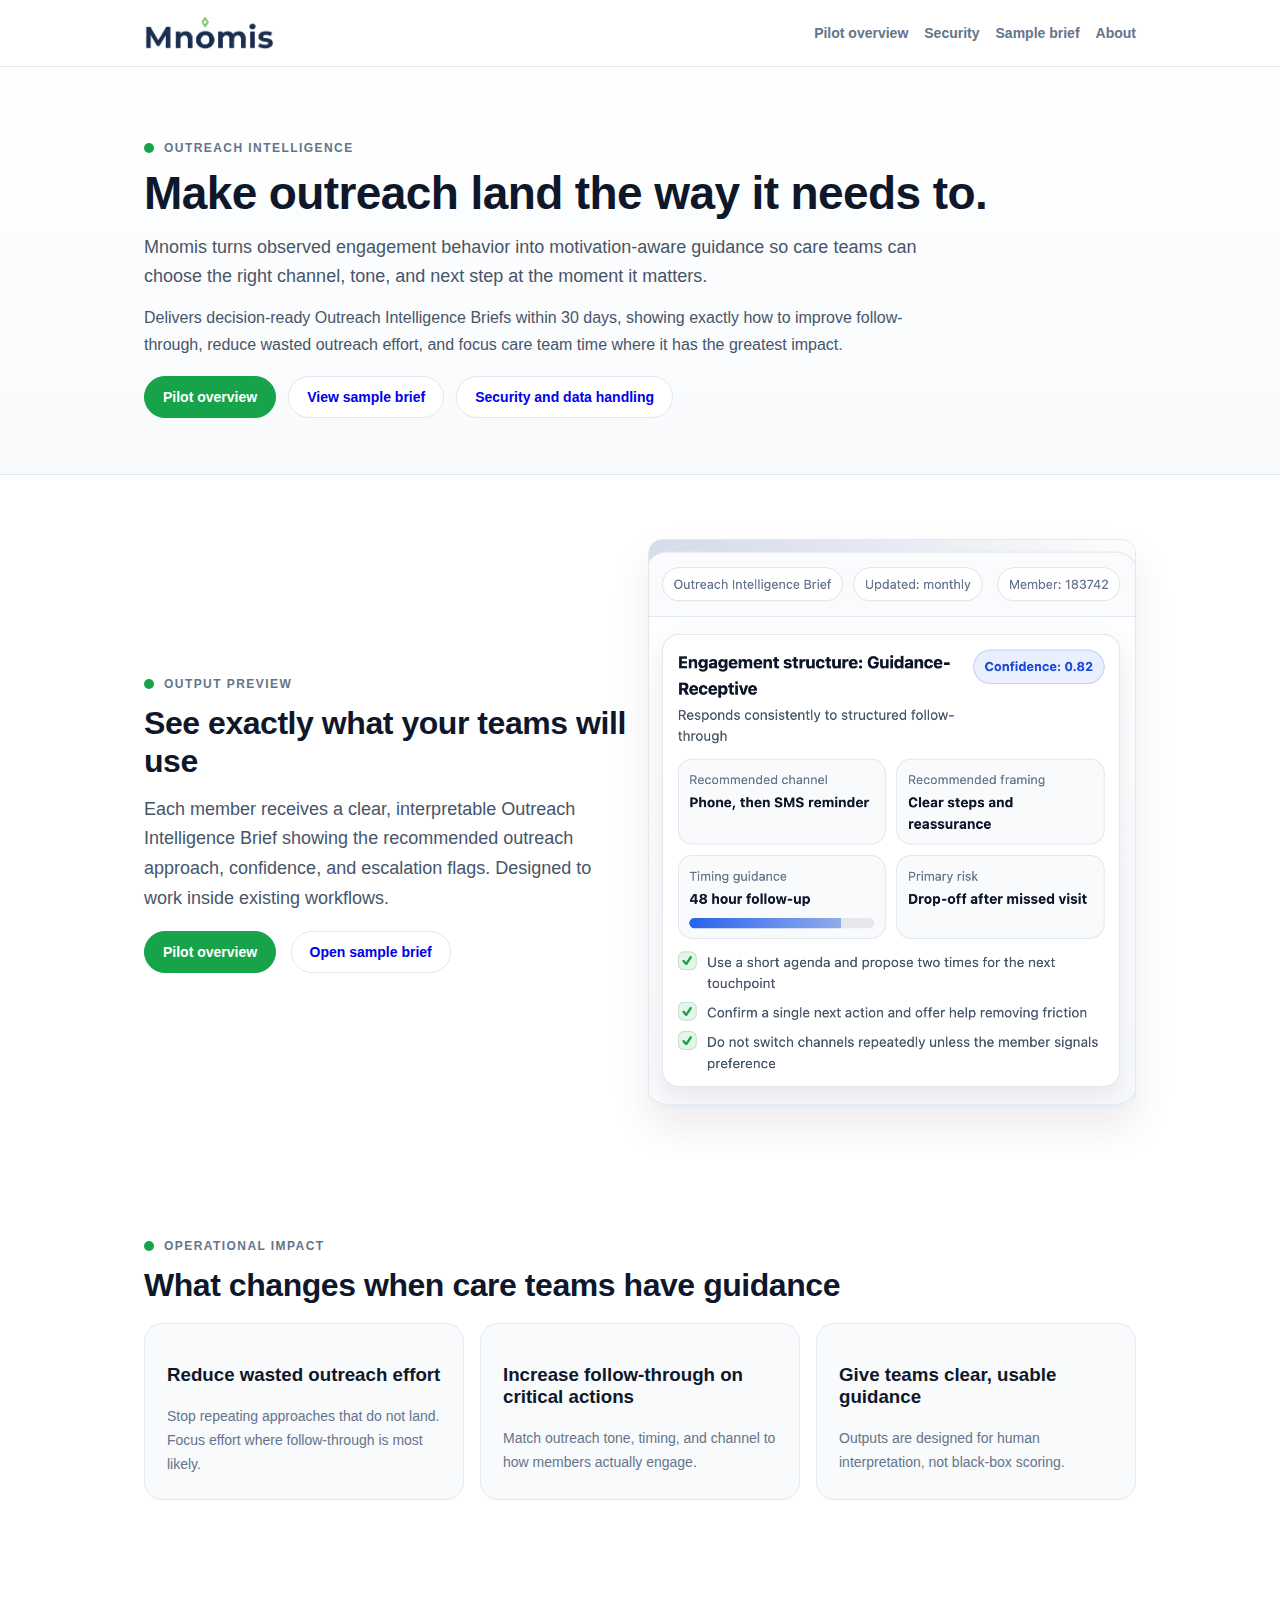
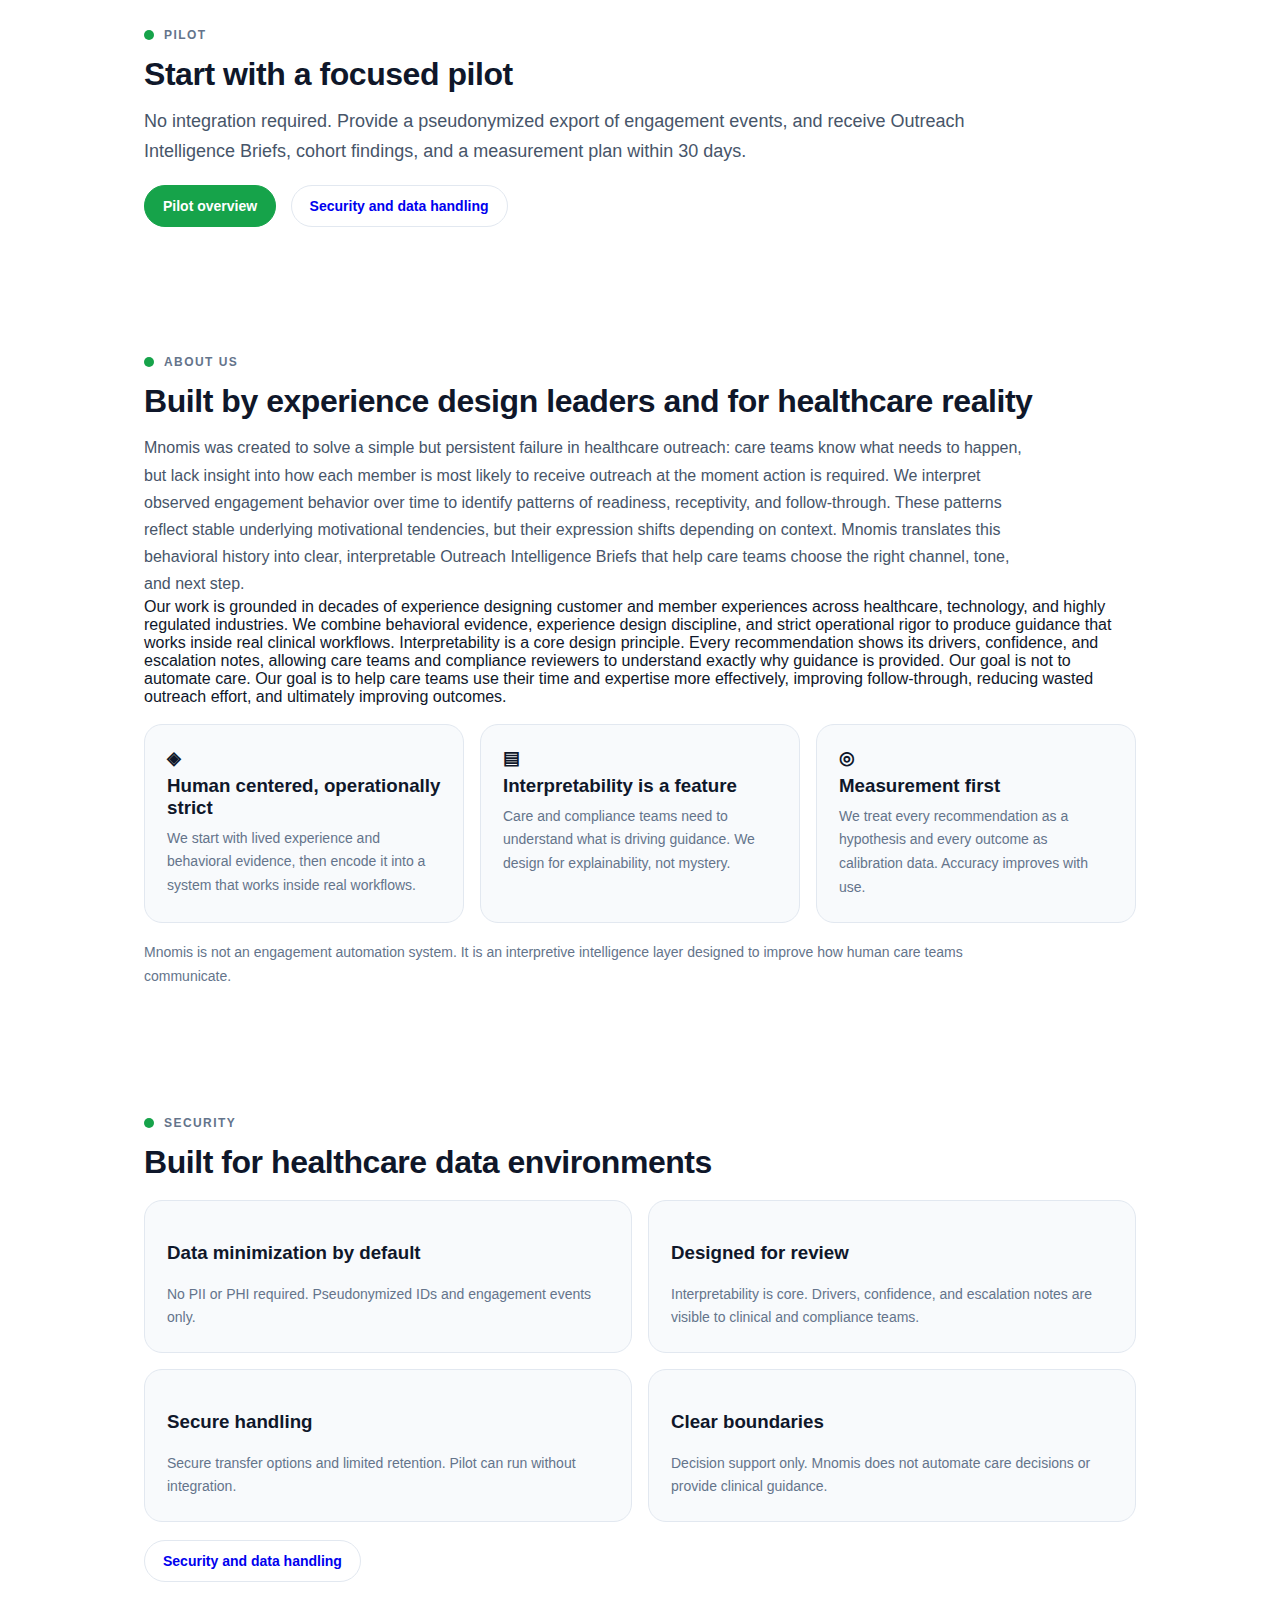
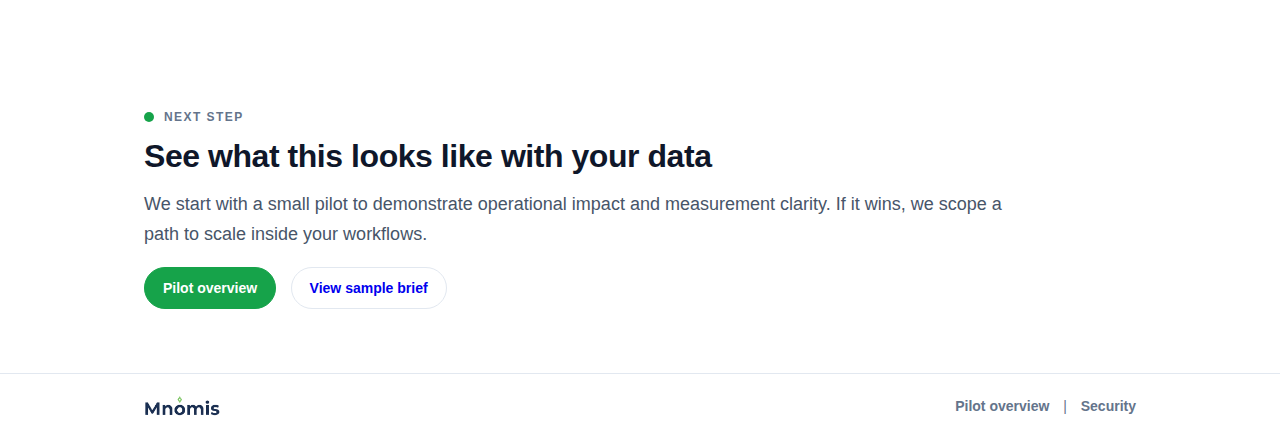
<file: index.html>
<!doctype html>
<html lang="en">
<head>
  <meta charset="utf-8">
  <meta name="viewport" content="width=device-width, initial-scale=1">
  <title>Mnomis | Outreach Intelligence</title>
  <meta name="description" content="Mnomis turns observed engagement behavior into motivation-aware guidance so care teams can choose the right channel, tone, and next step.">
  <link rel="icon" type="image/png" href="./assets/favicon.png">
  <meta property="og:title" content="Mnomis | Outreach Intelligence">
  <meta property="og:description" content="Behavior in. Guidance out. Decision-ready outputs for care teams.">
  <meta property="og:image" content="./assets/output-preview.png">
  <meta property="og:type" content="website">
  <meta name="twitter:card" content="summary_large_image">
  <style>
:root{--bg:#ffffff;--ink:#0f172a;--muted:#475569;--muted2:#64748b;--line:#e2e8f0;--panel:#f8fafc;--accent:#16a34a;--radius:18px;}
*{box-sizing:border-box}html,body{margin:0;padding:0}
body{font-family:-apple-system,BlinkMacSystemFont,"Segoe UI",Inter,Helvetica,Arial,sans-serif;background:var(--bg);color:var(--ink);}
.wrap{max-width:1040px;margin:0 auto;padding:0 24px;}
.topbar{position:sticky;top:0;z-index:50;background:#fff;border-bottom:1px solid var(--line);}
.topbarInner{display:flex;align-items:center;justify-content:space-between;padding:16px 0;gap:18px}
.brand{display:flex;align-items:center;text-decoration:none;gap:12px}
.brand img{flex-shrink:0;height:34px;width:auto;display:block;max-width:260px}
.nav{display:flex;gap:16px;flex-wrap:wrap;justify-content:flex-end;align-items:center}
.nav a{font-size:14px;color:var(--muted2);font-weight:850;text-decoration:none;white-space:nowrap}
.nav a:hover{color:var(--ink)}
.hero{padding:74px 0 56px;border-bottom:1px solid var(--line);background:linear-gradient(to bottom,#ffffff,#f8fafc)}
.kicker{display:flex;align-items:center;gap:10px;color:var(--muted2);font-weight:900;letter-spacing:.12em;font-size:12px;text-transform:uppercase;margin:0 0 14px}
.kdot{width:10px;height:10px;border-radius:999px;background:var(--accent)}
h1{font-size:46px;line-height:1.08;letter-spacing:-.6px;margin:0}
.sub{margin:14px 0 0;color:var(--muted);max-width:820px;font-size:18px;line-height:1.65}
.actions{display:flex;gap:12px;flex-wrap:wrap;margin-top:18px}
.btn{display:inline-flex;align-items:center;justify-content:center;padding:12px 18px;border-radius:999px;border:1px solid var(--line);font-weight:900;font-size:14px;text-decoration:none;background:#fff}
.btnAccent{background:var(--accent);color:#fff;border-color:var(--accent)}
.btnDark{background:var(--ink);color:#fff;border-color:var(--ink)}
.section{padding:64px 0}
h2{font-size:32px;line-height:1.18;letter-spacing:-.45px;margin:0 0 14px}
.grid{display:grid;grid-template-columns:repeat(12,1fr);gap:16px}
.card{background:#fff;border:1px solid var(--line);border-radius:var(--radius);padding:22px}
.cardPanel{background:var(--panel)}
.small{font-size:14px;color:var(--muted2);line-height:1.7;margin:0}
hr.sep{border:none;border-top:1px solid var(--line);margin:14px 0}
.footer{padding:22px 0;border-top:1px solid var(--line);color:var(--muted2);font-size:14px}
.footerInner{display:flex;justify-content:space-between;align-items:center;gap:14px;flex-wrap:wrap}
.footer a{color:var(--muted2);text-decoration:none;font-weight:850}
.footer a:hover{color:var(--ink)}
@media (max-width:760px){
  .topbarInner{flex-direction:column;align-items:flex-start}
  h1{font-size:36px}
  .grid{grid-template-columns:repeat(6,1fr)}
  .card{grid-column:span 6 !important}
}
</style>
</head>
<body>
<div class="topbar">
  <div class="wrap">
    <div class="topbarInner">
      <a class="brand" href="index.html">
        <img src="[data-uri]" data-src="./assets/logo.png" alt="Mnomis logo">
      </a>
      <div class="nav">
        <a href="pilot.html">Pilot overview</a>
        <a href="security.html">Security</a>
        <a href="brief.pdf" target="_blank">Sample brief</a>
        <a href="#about">About</a>
      </div>
    </div>
  </div>
</div>

<div class="hero">
  <div class="wrap">
    <div class="kicker"><span class="kdot"></span>Outreach intelligence</div>
    <h1>Make outreach land the way it needs to.</h1>
    <p class="sub">Mnomis turns observed engagement behavior into motivation-aware guidance so care teams can choose the right channel, tone, and next step at the moment it matters.</p>
    <p class="small" style="margin-top:12px;max-width:760px;color:var(--muted);font-size:16px;line-height:1.7;">
      Delivers decision-ready Outreach Intelligence Briefs within 30 days, showing exactly how to improve follow-through, reduce wasted outreach effort, and focus care team time where it has the greatest impact.
    </p>
    <div class="actions">
      <a class="btn btnAccent" href="pilot.html">Pilot overview</a>
      <a class="btn btnGhost" href="brief.pdf" target="_blank">View sample brief</a>
      <a class="btn btnGhost" href="security.html">Security and data handling</a>
    </div>
  </div>
</div>

<div class="section" id="output-preview">
  <div class="wrap">
    <div class="grid" style="align-items:center;">
      <div style="grid-column: span 6;">
        <div class="kicker"><span class="kdot"></span>Output preview</div>
        <h2>See exactly what your teams will use</h2>
        <p class="sub" style="margin-top:8px;max-width:520px;">
          Each member receives a clear, interpretable Outreach Intelligence Brief showing the recommended outreach approach, confidence, and escalation flags. Designed to work inside existing workflows.
        </p>
        <div style="margin-top:18px;">
          <a class="btn btnAccent" href="pilot.html">Pilot overview</a>
          <a class="btn btnGhost" href="brief.pdf" target="_blank" style="margin-left:10px;">Open sample brief</a>
        </div>
      </div>
      <div style="grid-column: span 6; text-align:right;">
        <img src="./assets/output-preview.png" alt="Outreach Intelligence Brief preview"
             style="max-width:520px;width:100%;height:auto;border-radius:14px;border:1px solid #e2e8f0;box-shadow:0 20px 40px rgba(0,0,0,.08);">
      </div>
    </div>
  </div>
</div>

<div class="section" id="value">
  <div class="wrap">
    <div class="kicker"><span class="kdot"></span>Operational impact</div>
    <h2>What changes when care teams have guidance</h2>
    <div class="grid" style="margin-top:18px;">
      <div class="card cardPanel" style="grid-column: span 4;">
        <h3>Reduce wasted outreach effort</h3>
        <p class="small">Stop repeating approaches that do not land. Focus effort where follow-through is most likely.</p>
      </div>
      <div class="card cardPanel" style="grid-column: span 4;">
        <h3>Increase follow-through on critical actions</h3>
        <p class="small">Match outreach tone, timing, and channel to how members actually engage.</p>
      </div>
      <div class="card cardPanel" style="grid-column: span 4;">
        <h3>Give teams clear, usable guidance</h3>
        <p class="small">Outputs are designed for human interpretation, not black-box scoring.</p>
      </div>
    </div>
  </div>
</div>

<div class="section" id="pilot-entry">
  <div class="wrap">
    <div class="kicker"><span class="kdot"></span>Pilot</div>
    <h2>Start with a focused pilot</h2>
    <p class="sub" style="margin-top:8px;max-width:860px;">
      No integration required. Provide a pseudonymized export of engagement events, and receive Outreach Intelligence Briefs, cohort findings, and a measurement plan within 30 days.
    </p>
    <div style="margin-top:18px;">
      <a class="btn btnAccent" href="pilot.html">Pilot overview</a>
      <a class="btn btnGhost" href="security.html" style="margin-left:10px;">Security and data handling</a>
    </div>
  </div>
</div>

<div class="section" id="about">
  <div class="wrap">
    <div class="kicker"><span class="kdot"></span>About us</div>
    <h2> Built by experience design leaders and for healthcare reality</h2>
    <p class="small" style="margin-top:10px;max-width:880px;color:var(--muted);font-size:16px;line-height:1.7;">
Mnomis was created to solve a simple but persistent failure in healthcare outreach: care teams know what needs to happen, but lack insight into how each member is most likely to receive outreach at the moment action is required.
We interpret observed engagement behavior over time to identify patterns of readiness, receptivity, and follow-through. These patterns reflect stable underlying motivational tendencies, but their expression shifts depending on context. Mnomis translates this behavioral history into clear, interpretable Outreach Intelligence Briefs that help care teams choose the right channel, tone, and next step.
</p>
Our work is grounded in decades of experience designing customer and member experiences across healthcare, technology, and highly regulated industries. We combine behavioral evidence, experience design discipline, and strict operational rigor to produce guidance that works inside real clinical workflows. Interpretability is a core design principle. Every recommendation shows its drivers, confidence, and escalation notes, allowing care teams and compliance reviewers to understand exactly why guidance is provided.

Our goal is not to automate care. Our goal is to help care teams use their time and expertise more effectively, improving follow-through, reducing wasted outreach effort, and ultimately improving outcomes.
</p>
<p class="small" style="margin-top:12px;max-width:880px;color:var(--muted);font-size:16px;line-height:1.7;">
</p>

<div class="grid" style="margin-top:18px;">
  <div class="card cardPanel" style="grid-column: span 4;">
    <div style="font-weight:950;font-size:18px;">◈</div>
    <h3 style="margin:6px 0 8px;">Human centered, operationally strict</h3>
    <p class="small">We start with lived experience and behavioral evidence, then encode it into a system that works inside real workflows.</p>
  </div>
  <div class="card cardPanel" style="grid-column: span 4;">
    <div style="font-weight:950;font-size:18px;">▤</div>
    <h3 style="margin:6px 0 8px;">Interpretability is a feature</h3>
    <p class="small">Care and compliance teams need to understand what is driving guidance. We design for explainability, not mystery.</p>
  </div>
  <div class="card cardPanel" style="grid-column: span 4;">
    <div style="font-weight:950;font-size:18px;">◎</div>
    <h3 style="margin:6px 0 8px;">Measurement first</h3>
    <p class="small">We treat every recommendation as a hypothesis and every outcome as calibration data. Accuracy improves with use.</p>
  </div>
</div>

<p class="small" style="margin-top:18px;max-width:900px;">
Mnomis is not an engagement automation system. It is an interpretive intelligence layer designed to improve how human care teams communicate.
</p>
  </div>
</div>

<div class="section" id="security">
  <div class="wrap">
    <div class="kicker"><span class="kdot"></span>Security</div>
    <h2>Built for healthcare data environments</h2>
    <div class="grid" style="margin-top:18px;">
      <div class="card cardPanel" style="grid-column: span 6;">
        <h3>Data minimization by default</h3>
        <p class="small">No PII or PHI required. Pseudonymized IDs and engagement events only.</p>
      </div>
      <div class="card cardPanel" style="grid-column: span 6;">
        <h3>Designed for review</h3>
        <p class="small">Interpretability is core. Drivers, confidence, and escalation notes are visible to clinical and compliance teams.</p>
      </div>
      <div class="card cardPanel" style="grid-column: span 6;">
        <h3>Secure handling</h3>
        <p class="small">Secure transfer options and limited retention. Pilot can run without integration.</p>
      </div>
      <div class="card cardPanel" style="grid-column: span 6;">
        <h3>Clear boundaries</h3>
        <p class="small">Decision support only. Mnomis does not automate care decisions or provide clinical guidance.</p>
      </div>
    </div>
    <div style="margin-top:18px;">
      <a class="btn btnGhost" href="security.html">Security and data handling</a>
    </div>
  </div>
</div>

<div class="section" id="close">
  <div class="wrap">
    <div class="kicker"><span class="kdot"></span>Next step</div>
    <h2>See what this looks like with your data</h2>
    <p class="sub" style="margin-top:8px;max-width:860px;">
      We start with a small pilot to demonstrate operational impact and measurement clarity. If it wins, we scope a path to scale inside your workflows.
    </p>
    <div style="margin-top:18px;">
      <a class="btn btnAccent" href="pilot.html">Pilot overview</a>
      <a class="btn btnGhost" href="brief.pdf" target="_blank" style="margin-left:10px;">View sample brief</a>
    </div>
  </div>
</div>

<div class="footer">
  <div class="wrap">
    <div class="footerInner">
      <div style="display:flex;align-items:center;gap:10px;">
        <img src="./assets/logo.png" alt="Mnomis logo" style="height:20px;width:auto;display:block;">
      </div>
      <div>
        <a href="pilot.html">Pilot overview</a>
        <span style="margin:0 10px;">|</span>
        <a href="security.html">Security</a>
      </div>
    </div>
  </div>
</div>
<script>
(function swapLogo(){
  try{
    document.querySelectorAll('img[data-src]').forEach(function(im){
      var src = im.getAttribute('data-src');
      var test = new Image();
      test.onload = function(){ im.src = src; };
      test.src = src;
    });
  }catch(e){}
})();
</script>
</body>
</html>
</file>
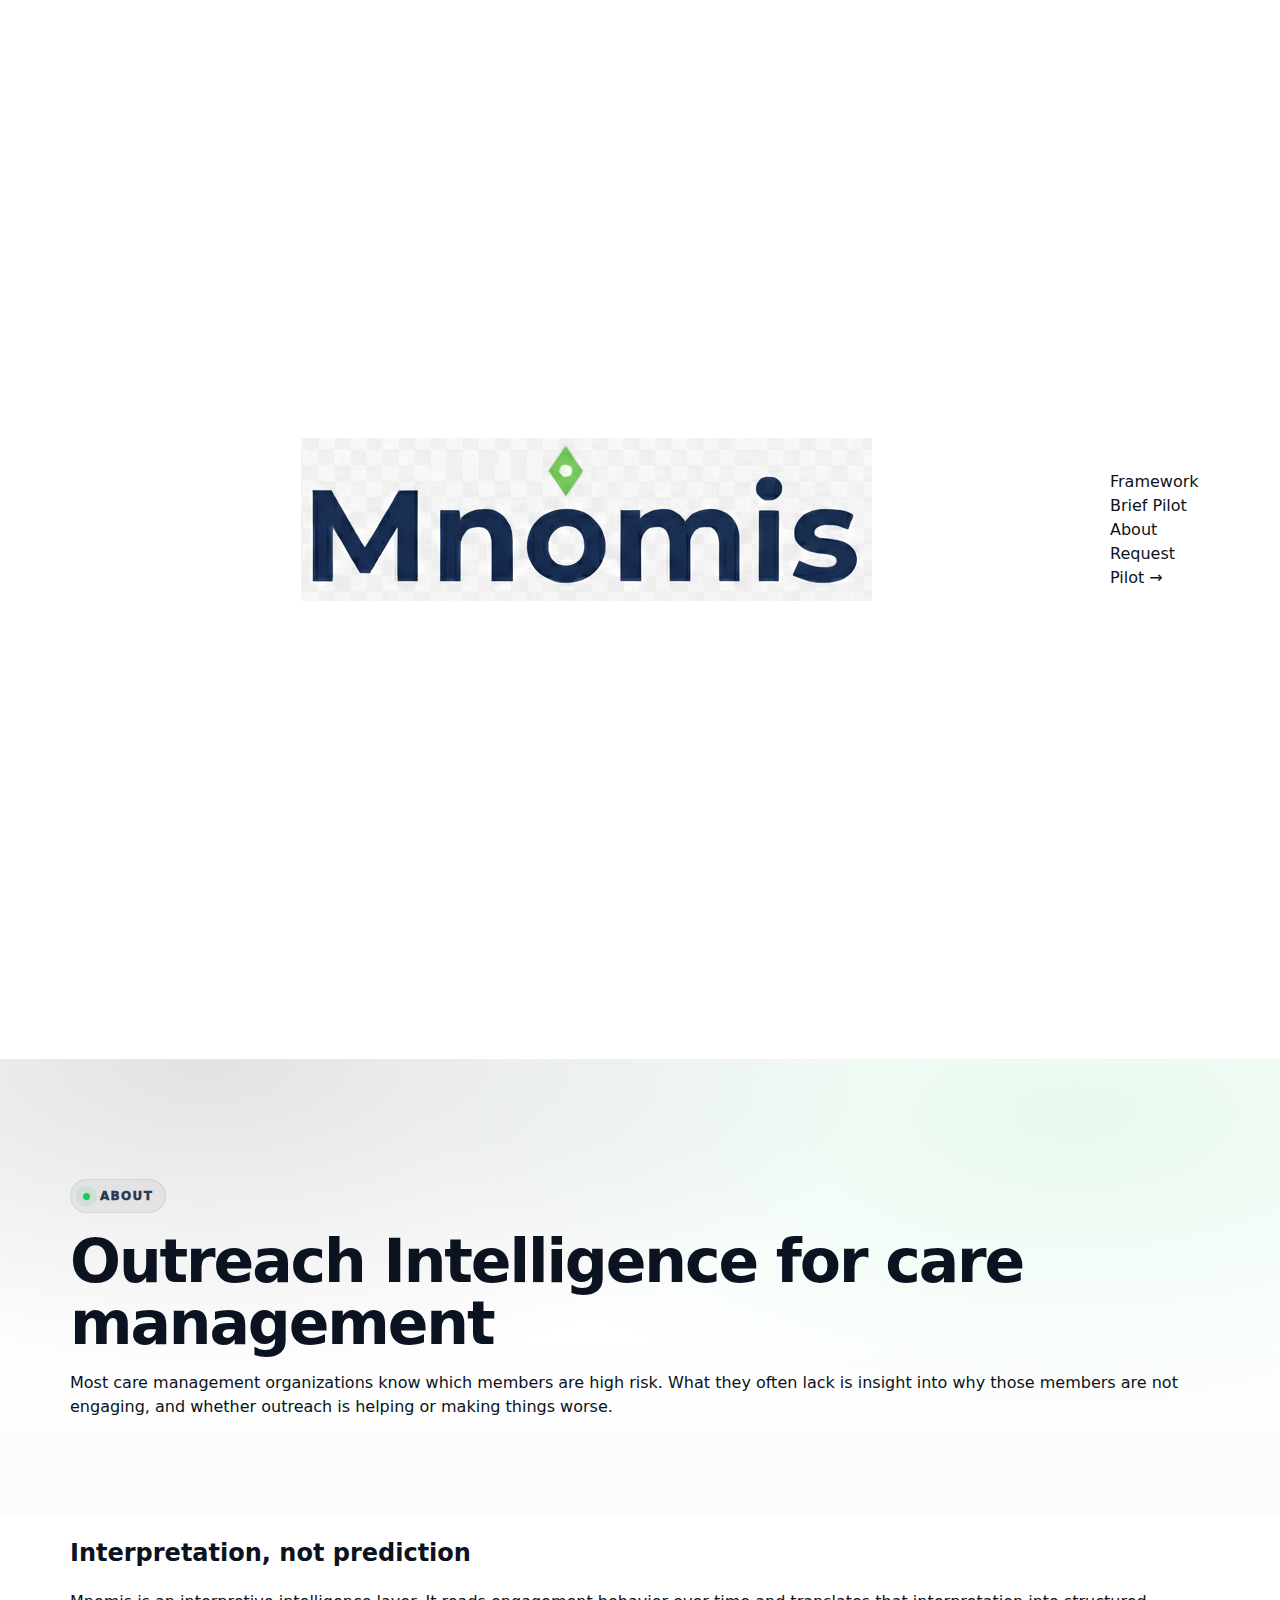
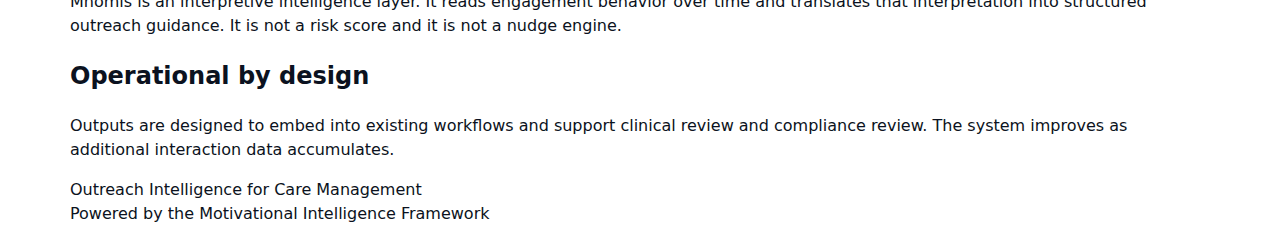
<file: about/index.html>
<!doctype html>
<html lang="en">
<head>
  <meta charset="utf-8">
  <meta name="viewport" content="width=device-width,initial-scale=1">
  <title>About | Mnomis</title>
  <link rel="stylesheet" href="../css/styles.css">
</head>
<body>
<header>
  <div class="container header-inner">
    <div class="logo">
      <img src="../assets/mnomis-logo.png" alt="Mnomis">
    </div>
    <nav>
      <a href="../framework/">Framework</a>
      <a href="../brief/">Brief</a>
      <a href="../pilot/">Pilot</a>
      <a href="../about/">About</a>
      <a href="../pilot/" class="cta">Request Pilot →</a>
    </nav>
  </div>
</header>

<section class="hero">
  <div class="container">
    <div class="kicker">About</div>
    <h1>Outreach Intelligence for care management</h1>
    <p>
      Most care management organizations know which members are high risk.
      What they often lack is insight into why those members are not engaging, and whether outreach is helping or making things worse.
    </p>
  </div>
</section>

<section>
  <div class="container">
    <h2>Interpretation, not prediction</h2>
    <p>
      Mnomis is an interpretive intelligence layer. It reads engagement behavior over time and translates that interpretation into structured outreach guidance.
      It is not a risk score and it is not a nudge engine.
    </p>
  </div>
</section>

<section>
  <div class="container">
    <h2>Operational by design</h2>
    <p>
      Outputs are designed to embed into existing workflows and support clinical review and compliance review.
      The system improves as additional interaction data accumulates.
    </p>
  </div>
</section>

<footer>
  <div class="container">
    Outreach Intelligence for Care Management<br>
    Powered by the Motivational Intelligence Framework
  </div>
</footer>
</body>
</html>
</file>
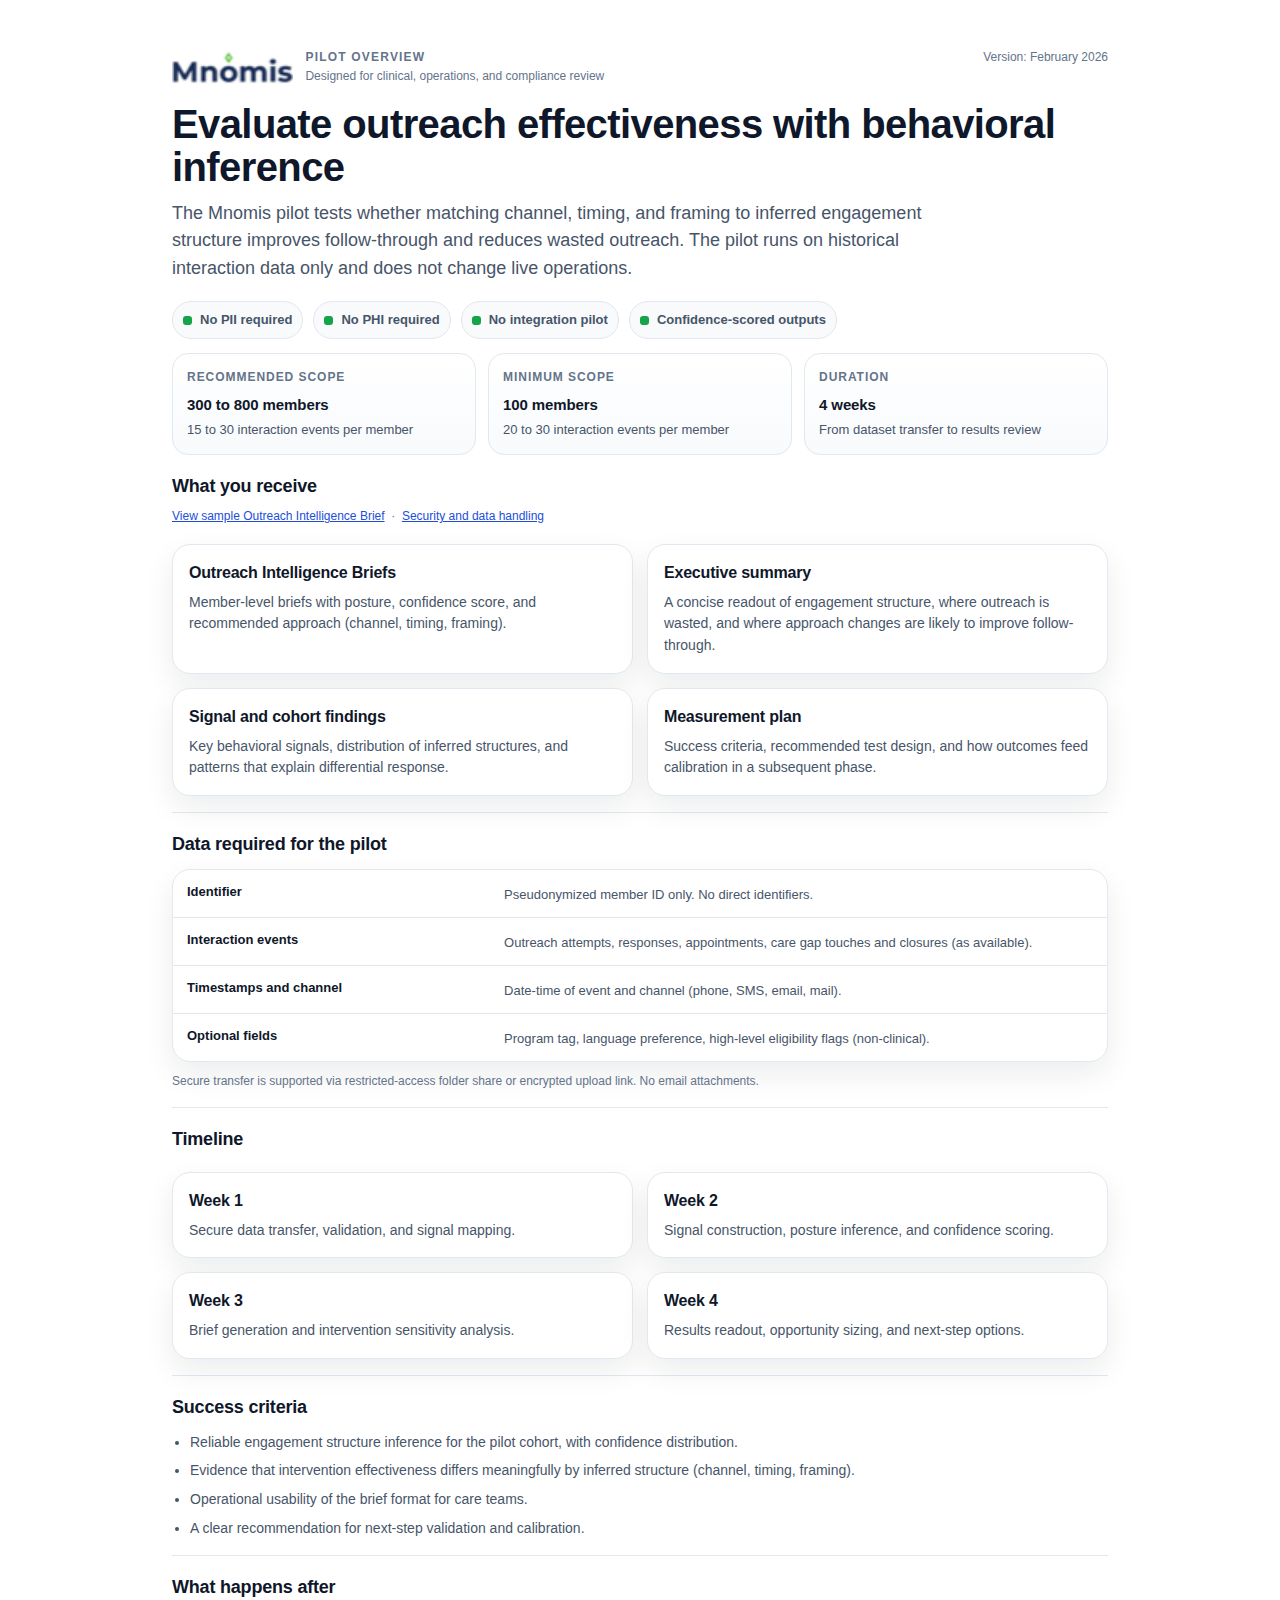
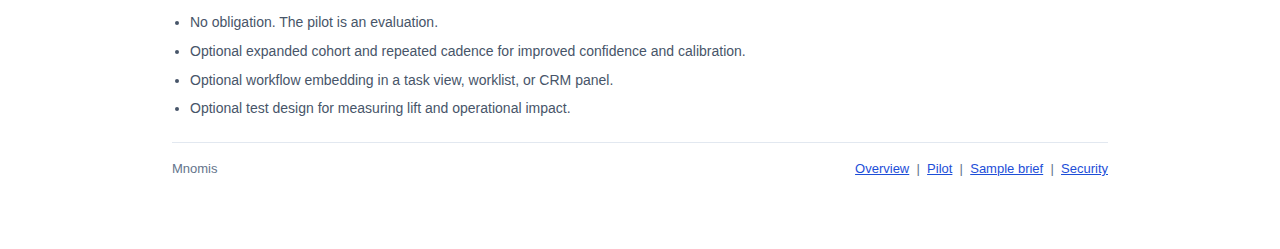
<file: pilot.html>
<!doctype html>
<html lang="en">
<head>
<meta charset="utf-8"/>
<meta name="viewport" content="width=device-width,initial-scale=1"/>
<title>Mnomis | Pilot Overview</title>
<meta name="description" content="Executive pilot overview for Mnomis. No PII or PHI required.">

<meta property="og:type" content="website">
<meta property="og:title" content="Mnomis | Pilot Overview">
<meta property="og:description" content="Pilot scope, timeline, deliverables, and data requirements. No PII or PHI required.">

<style>
  :root{
    --bg:#ffffff;
    --ink:#0f172a;
    --muted:#475569;
    --muted2:#64748b;
    --line:#e2e8f0;
    --panel:#f8fafc;
    --accent:#2563eb;
    --accent2:#1d4ed8;
    --green:#16a34a; /* use sparingly */
    --shadow:0 12px 30px rgba(15,23,42,.08);
    --radius:18px;
    --max:980px;
    --font:-apple-system,BlinkMacSystemFont,"Segoe UI",Roboto,Helvetica,Arial,sans-serif;
  }
  *{box-sizing:border-box}
  body{margin:0; font-family:var(--font); background:var(--bg); color:var(--ink); line-height:1.55;}
  a{color:var(--accent2); text-decoration:underline;}
  .wrap{max-width:var(--max); margin:0 auto; padding:48px 22px 70px;}
  .top{display:flex; align-items:flex-start; justify-content:space-between; gap:18px; margin-bottom:18px;}
  .brand{display:flex; align-items:center; gap:12px;}
  .brand img{height:34px; width:auto; display:block;}
  .tag{font-size:12px; font-weight:800; letter-spacing:.10em; text-transform:uppercase; color:var(--muted2);}
  h1{font-size:40px; line-height:1.08; letter-spacing:-.6px; margin:10px 0 10px;}
  .lead{font-size:18px; color:var(--muted); max-width:78ch; margin-top:10px;}
  .pillRow{display:flex; gap:10px; flex-wrap:wrap; margin-top:14px;}
  .pill{border:1px solid var(--line); background:var(--panel); border-radius:999px; padding:8px 10px; font-size:13px; color:var(--muted); display:inline-flex; align-items:center; gap:8px;}
  .pill i{width:9px; height:9px; border-radius:3px; background:var(--green); display:inline-block;} /* tiny green */
  .grid{display:grid; grid-template-columns:1fr 1fr; gap:14px; margin-top:18px;}
  .card{border:1px solid var(--line); border-radius:var(--radius); background:#fff; box-shadow:var(--shadow); padding:16px;}
  .card h2{font-size:16px; letter-spacing:-.2px; margin:0 0 6px;}
  .card p{margin:0; color:var(--muted); font-size:14px;}
  .kpi{display:grid; grid-template-columns:1fr 1fr 1fr; gap:12px; margin-top:14px;}
  .kpi .box{border:1px solid var(--line); border-radius:16px; background:linear-gradient(180deg,#fff,var(--panel)); padding:14px;}
  .kpi .box span{display:block; font-size:12px; color:var(--muted2); text-transform:uppercase; letter-spacing:.08em; font-weight:800;}
  .kpi .box b{display:block; margin-top:6px; font-size:15px; letter-spacing:-.1px;}
  .kpi .box em{display:block; margin-top:4px; font-style:normal; color:var(--muted); font-size:13px;}
  .section{margin-top:18px;}
  .sectionTitle{display:flex; align-items:center; justify-content:space-between; gap:14px; margin:0 0 10px;}
  .sectionTitle h3{margin:0; font-size:18px; letter-spacing:-.2px;}
  .divider{height:1px; background:var(--line); margin:16px 0;}
  .list{margin:0; padding-left:18px; color:var(--muted); font-size:14px;}
  .list li{margin:7px 0;}
  .table{border:1px solid var(--line); border-radius:18px; overflow:hidden; background:#fff; box-shadow:var(--shadow);}
  .trow{display:grid; grid-template-columns:1.05fr 1.95fr; gap:0; padding:12px 14px; border-bottom:1px solid var(--line);}
  .trow:last-child{border-bottom:none;}
  .trow b{display:block; font-size:13px;}
  .trow span{display:block; color:var(--muted); font-size:13px; margin-top:3px;}
  .foot{margin-top:22px; padding-top:16px; border-top:1px solid var(--line); color:var(--muted2); font-size:13px; display:flex; justify-content:space-between; gap:10px; flex-wrap:wrap;}
  .mini{color:var(--muted2); font-size:12px;}
  @media (max-width:860px){
    h1{font-size:34px;}
    .grid{grid-template-columns:1fr;}
    .kpi{grid-template-columns:1fr;}
  }
</style>
</head>
<body>
  <div class="wrap">
    <div class="top">
      <div class="brand">
        <img src="Mnomis%20Simple%20Logo.png" alt="Mnomis logo"/>
        <div>
          <div class="tag">Pilot overview</div>
          <div class="mini">Designed for clinical, operations, and compliance review</div>
        </div>
      </div>
      <div class="mini">Version: February 2026</div>
    </div>

    <h1>Evaluate outreach effectiveness with behavioral inference</h1>
    <p class="lead">
      The Mnomis pilot tests whether matching channel, timing, and framing to inferred engagement structure improves follow-through and reduces wasted outreach.
      The pilot runs on historical interaction data only and does not change live operations.
    </p>

    <div class="pillRow">
      <div class="pill"><i></i><b>No PII required</b></div>
      <div class="pill"><i></i><b>No PHI required</b></div>
      <div class="pill"><i></i><b>No integration pilot</b></div>
      <div class="pill"><i></i><b>Confidence-scored outputs</b></div>
    </div>

    <div class="kpi">
      <div class="box">
        <span>Recommended scope</span>
        <b>300 to 800 members</b>
        <em>15 to 30 interaction events per member</em>
      </div>
      <div class="box">
        <span>Minimum scope</span>
        <b>100 members</b>
        <em>20 to 30 interaction events per member</em>
      </div>
      <div class="box">
        <span>Duration</span>
        <b>4 weeks</b>
        <em>From dataset transfer to results review</em>
      </div>
    </div>

    <div class="section">
      <div class="sectionTitle">
        <h3>What you receive</h3>
      </div>
      <div class="mini" style="margin-top:-4px; margin-bottom:10px;">
        <a href="brief.pdf" target="_blank">View sample Outreach Intelligence Brief</a> &nbsp;·&nbsp; <a href="security.html">Security and data handling</a>
      </div>
      <div class="grid">
        <div class="card">
          <h2>Outreach Intelligence Briefs</h2>
          <p>Member-level briefs with posture, confidence score, and recommended approach (channel, timing, framing).</p>
        </div>
        <div class="card">
          <h2>Executive summary</h2>
          <p>A concise readout of engagement structure, where outreach is wasted, and where approach changes are likely to improve follow-through.</p>
        </div>
        <div class="card">
          <h2>Signal and cohort findings</h2>
          <p>Key behavioral signals, distribution of inferred structures, and patterns that explain differential response.</p>
        </div>
        <div class="card">
          <h2>Measurement plan</h2>
          <p>Success criteria, recommended test design, and how outcomes feed calibration in a subsequent phase.</p>
        </div>
      </div>
    </div>

    <div class="divider"></div>

    <div class="section">
      <div class="sectionTitle">
        <h3>Data required for the pilot</h3>
      </div>
      <div class="table">
        <div class="trow">
          <div><b>Identifier</b></div>
          <div><span>Pseudonymized member ID only. No direct identifiers.</span></div>
        </div>
        <div class="trow">
          <div><b>Interaction events</b></div>
          <div><span>Outreach attempts, responses, appointments, care gap touches and closures (as available).</span></div>
        </div>
        <div class="trow">
          <div><b>Timestamps and channel</b></div>
          <div><span>Date-time of event and channel (phone, SMS, email, mail).</span></div>
        </div>
        <div class="trow">
          <div><b>Optional fields</b></div>
          <div><span>Program tag, language preference, high-level eligibility flags (non-clinical).</span></div>
        </div>
      </div>
      <div class="mini" style="margin-top:10px;">
        Secure transfer is supported via restricted-access folder share or encrypted upload link. No email attachments.
      </div>
    </div>

    <div class="divider"></div>

    <div class="section">
      <div class="sectionTitle">
        <h3>Timeline</h3>
      </div>
      <div class="grid">
        <div class="card">
          <h2>Week 1</h2>
          <p>Secure data transfer, validation, and signal mapping.</p>
        </div>
        <div class="card">
          <h2>Week 2</h2>
          <p>Signal construction, posture inference, and confidence scoring.</p>
        </div>
        <div class="card">
          <h2>Week 3</h2>
          <p>Brief generation and intervention sensitivity analysis.</p>
        </div>
        <div class="card">
          <h2>Week 4</h2>
          <p>Results readout, opportunity sizing, and next-step options.</p>
        </div>
      </div>
    </div>

    <div class="divider"></div>

    <div class="section">
      <div class="sectionTitle">
        <h3>Success criteria</h3>
      </div>
      <ul class="list">
        <li>Reliable engagement structure inference for the pilot cohort, with confidence distribution.</li>
        <li>Evidence that intervention effectiveness differs meaningfully by inferred structure (channel, timing, framing).</li>
        <li>Operational usability of the brief format for care teams.</li>
        <li>A clear recommendation for next-step validation and calibration.</li>
      </ul>
    </div>

    <div class="divider"></div>

    <div class="section">
      <div class="sectionTitle">
        <h3>What happens after</h3>
      </div>
      <ul class="list">
        <li>No obligation. The pilot is an evaluation.</li>
        <li>Optional expanded cohort and repeated cadence for improved confidence and calibration.</li>
        <li>Optional workflow embedding in a task view, worklist, or CRM panel.</li>
        <li>Optional test design for measuring lift and operational impact.</li>
      </ul>
    </div>

    
    <div class="foot" style="gap:14px;">
      <div>Mnomis</div>
      <div>
        <a href="index.html">Overview</a> &nbsp;|&nbsp;
        <a href="pilot.html">Pilot</a> &nbsp;|&nbsp;
        <a href="brief.pdf" target="_blank">Sample brief</a> &nbsp;|&nbsp;
        <a href="security.html">Security</a>
      </div>
    </div>

  </div>
</body>
</html>
</file>
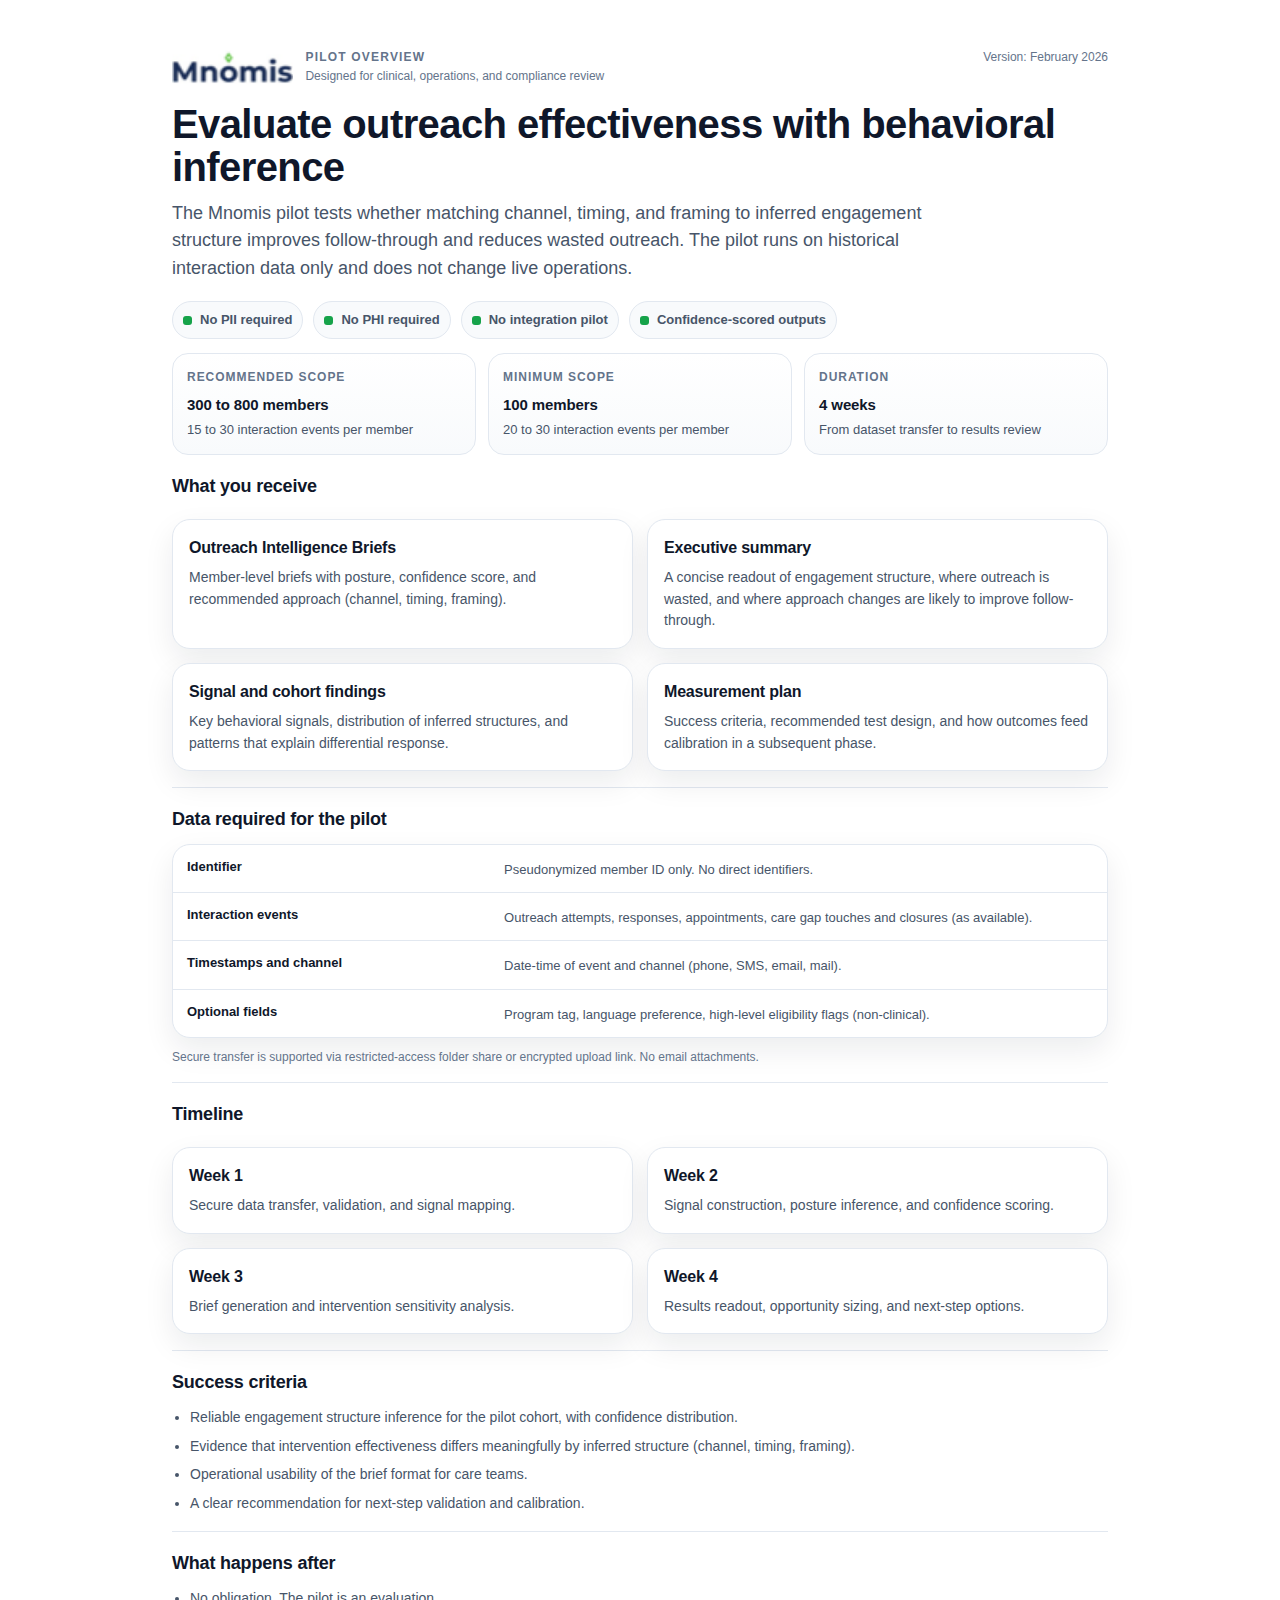
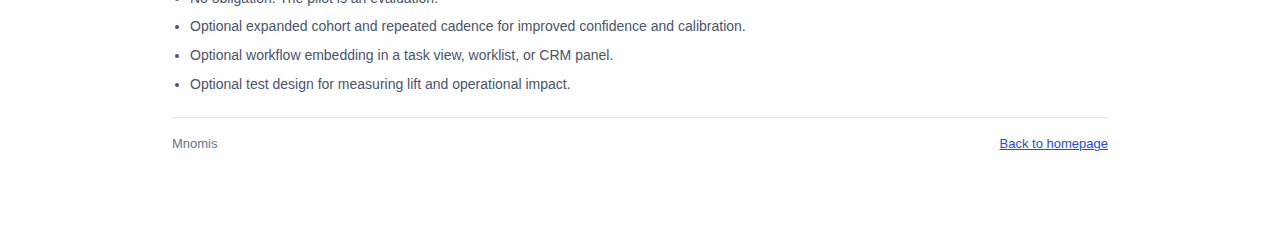
<file: pilot_executive.html>
<!doctype html>
<html lang="en">
<head>
<meta charset="utf-8"/>
<meta name="viewport" content="width=device-width,initial-scale=1"/>
<title>Mnomis | Pilot Overview</title>
<meta name="description" content="Executive pilot overview for Mnomis. No PII or PHI required.">

<meta property="og:type" content="website">
<meta property="og:title" content="Mnomis | Pilot Overview">
<meta property="og:description" content="Pilot scope, timeline, deliverables, and data requirements. No PII or PHI required.">

<style>
  :root{
    --bg:#ffffff;
    --ink:#0f172a;
    --muted:#475569;
    --muted2:#64748b;
    --line:#e2e8f0;
    --panel:#f8fafc;
    --accent:#2563eb;
    --accent2:#1d4ed8;
    --green:#16a34a; /* use sparingly */
    --shadow:0 12px 30px rgba(15,23,42,.08);
    --radius:18px;
    --max:980px;
    --font:-apple-system,BlinkMacSystemFont,"Segoe UI",Roboto,Helvetica,Arial,sans-serif;
  }
  *{box-sizing:border-box}
  body{margin:0; font-family:var(--font); background:var(--bg); color:var(--ink); line-height:1.55;}
  a{color:var(--accent2); text-decoration:underline;}
  .wrap{max-width:var(--max); margin:0 auto; padding:48px 22px 70px;}
  .top{display:flex; align-items:flex-start; justify-content:space-between; gap:18px; margin-bottom:18px;}
  .brand{display:flex; align-items:center; gap:12px;}
  .brand img{height:34px; width:auto; display:block;}
  .tag{font-size:12px; font-weight:800; letter-spacing:.10em; text-transform:uppercase; color:var(--muted2);}
  h1{font-size:40px; line-height:1.08; letter-spacing:-.6px; margin:10px 0 10px;}
  .lead{font-size:18px; color:var(--muted); max-width:78ch; margin-top:10px;}
  .pillRow{display:flex; gap:10px; flex-wrap:wrap; margin-top:14px;}
  .pill{border:1px solid var(--line); background:var(--panel); border-radius:999px; padding:8px 10px; font-size:13px; color:var(--muted); display:inline-flex; align-items:center; gap:8px;}
  .pill i{width:9px; height:9px; border-radius:3px; background:var(--green); display:inline-block;} /* tiny green */
  .grid{display:grid; grid-template-columns:1fr 1fr; gap:14px; margin-top:18px;}
  .card{border:1px solid var(--line); border-radius:var(--radius); background:#fff; box-shadow:var(--shadow); padding:16px;}
  .card h2{font-size:16px; letter-spacing:-.2px; margin:0 0 6px;}
  .card p{margin:0; color:var(--muted); font-size:14px;}
  .kpi{display:grid; grid-template-columns:1fr 1fr 1fr; gap:12px; margin-top:14px;}
  .kpi .box{border:1px solid var(--line); border-radius:16px; background:linear-gradient(180deg,#fff,var(--panel)); padding:14px;}
  .kpi .box span{display:block; font-size:12px; color:var(--muted2); text-transform:uppercase; letter-spacing:.08em; font-weight:800;}
  .kpi .box b{display:block; margin-top:6px; font-size:15px; letter-spacing:-.1px;}
  .kpi .box em{display:block; margin-top:4px; font-style:normal; color:var(--muted); font-size:13px;}
  .section{margin-top:18px;}
  .sectionTitle{display:flex; align-items:center; justify-content:space-between; gap:14px; margin:0 0 10px;}
  .sectionTitle h3{margin:0; font-size:18px; letter-spacing:-.2px;}
  .divider{height:1px; background:var(--line); margin:16px 0;}
  .list{margin:0; padding-left:18px; color:var(--muted); font-size:14px;}
  .list li{margin:7px 0;}
  .table{border:1px solid var(--line); border-radius:18px; overflow:hidden; background:#fff; box-shadow:var(--shadow);}
  .trow{display:grid; grid-template-columns:1.05fr 1.95fr; gap:0; padding:12px 14px; border-bottom:1px solid var(--line);}
  .trow:last-child{border-bottom:none;}
  .trow b{display:block; font-size:13px;}
  .trow span{display:block; color:var(--muted); font-size:13px; margin-top:3px;}
  .foot{margin-top:22px; padding-top:16px; border-top:1px solid var(--line); color:var(--muted2); font-size:13px; display:flex; justify-content:space-between; gap:10px; flex-wrap:wrap;}
  .mini{color:var(--muted2); font-size:12px;}
  @media (max-width:860px){
    h1{font-size:34px;}
    .grid{grid-template-columns:1fr;}
    .kpi{grid-template-columns:1fr;}
  }
</style>
</head>
<body>
  <div class="wrap">
    <div class="top">
      <div class="brand">
        <img src="Mnomis%20Simple%20Logo.png" alt="Mnomis logo"/>
        <div>
          <div class="tag">Pilot overview</div>
          <div class="mini">Designed for clinical, operations, and compliance review</div>
        </div>
      </div>
      <div class="mini">Version: February 2026</div>
    </div>

    <h1>Evaluate outreach effectiveness with behavioral inference</h1>
    <p class="lead">
      The Mnomis pilot tests whether matching channel, timing, and framing to inferred engagement structure improves follow-through and reduces wasted outreach.
      The pilot runs on historical interaction data only and does not change live operations.
    </p>

    <div class="pillRow">
      <div class="pill"><i></i><b>No PII required</b></div>
      <div class="pill"><i></i><b>No PHI required</b></div>
      <div class="pill"><i></i><b>No integration pilot</b></div>
      <div class="pill"><i></i><b>Confidence-scored outputs</b></div>
    </div>

    <div class="kpi">
      <div class="box">
        <span>Recommended scope</span>
        <b>300 to 800 members</b>
        <em>15 to 30 interaction events per member</em>
      </div>
      <div class="box">
        <span>Minimum scope</span>
        <b>100 members</b>
        <em>20 to 30 interaction events per member</em>
      </div>
      <div class="box">
        <span>Duration</span>
        <b>4 weeks</b>
        <em>From dataset transfer to results review</em>
      </div>
    </div>

    <div class="section">
      <div class="sectionTitle">
        <h3>What you receive</h3>
      </div>
      <div class="grid">
        <div class="card">
          <h2>Outreach Intelligence Briefs</h2>
          <p>Member-level briefs with posture, confidence score, and recommended approach (channel, timing, framing).</p>
        </div>
        <div class="card">
          <h2>Executive summary</h2>
          <p>A concise readout of engagement structure, where outreach is wasted, and where approach changes are likely to improve follow-through.</p>
        </div>
        <div class="card">
          <h2>Signal and cohort findings</h2>
          <p>Key behavioral signals, distribution of inferred structures, and patterns that explain differential response.</p>
        </div>
        <div class="card">
          <h2>Measurement plan</h2>
          <p>Success criteria, recommended test design, and how outcomes feed calibration in a subsequent phase.</p>
        </div>
      </div>
    </div>

    <div class="divider"></div>

    <div class="section">
      <div class="sectionTitle">
        <h3>Data required for the pilot</h3>
      </div>
      <div class="table">
        <div class="trow">
          <div><b>Identifier</b></div>
          <div><span>Pseudonymized member ID only. No direct identifiers.</span></div>
        </div>
        <div class="trow">
          <div><b>Interaction events</b></div>
          <div><span>Outreach attempts, responses, appointments, care gap touches and closures (as available).</span></div>
        </div>
        <div class="trow">
          <div><b>Timestamps and channel</b></div>
          <div><span>Date-time of event and channel (phone, SMS, email, mail).</span></div>
        </div>
        <div class="trow">
          <div><b>Optional fields</b></div>
          <div><span>Program tag, language preference, high-level eligibility flags (non-clinical).</span></div>
        </div>
      </div>
      <div class="mini" style="margin-top:10px;">
        Secure transfer is supported via restricted-access folder share or encrypted upload link. No email attachments.
      </div>
    </div>

    <div class="divider"></div>

    <div class="section">
      <div class="sectionTitle">
        <h3>Timeline</h3>
      </div>
      <div class="grid">
        <div class="card">
          <h2>Week 1</h2>
          <p>Secure data transfer, validation, and signal mapping.</p>
        </div>
        <div class="card">
          <h2>Week 2</h2>
          <p>Signal construction, posture inference, and confidence scoring.</p>
        </div>
        <div class="card">
          <h2>Week 3</h2>
          <p>Brief generation and intervention sensitivity analysis.</p>
        </div>
        <div class="card">
          <h2>Week 4</h2>
          <p>Results readout, opportunity sizing, and next-step options.</p>
        </div>
      </div>
    </div>

    <div class="divider"></div>

    <div class="section">
      <div class="sectionTitle">
        <h3>Success criteria</h3>
      </div>
      <ul class="list">
        <li>Reliable engagement structure inference for the pilot cohort, with confidence distribution.</li>
        <li>Evidence that intervention effectiveness differs meaningfully by inferred structure (channel, timing, framing).</li>
        <li>Operational usability of the brief format for care teams.</li>
        <li>A clear recommendation for next-step validation and calibration.</li>
      </ul>
    </div>

    <div class="divider"></div>

    <div class="section">
      <div class="sectionTitle">
        <h3>What happens after</h3>
      </div>
      <ul class="list">
        <li>No obligation. The pilot is an evaluation.</li>
        <li>Optional expanded cohort and repeated cadence for improved confidence and calibration.</li>
        <li>Optional workflow embedding in a task view, worklist, or CRM panel.</li>
        <li>Optional test design for measuring lift and operational impact.</li>
      </ul>
    </div>

    <div class="foot">
      <div>Mnomis</div>
      <div><a href="index.html">Back to homepage</a></div>
    </div>
  </div>
</body>
</html>
</file>
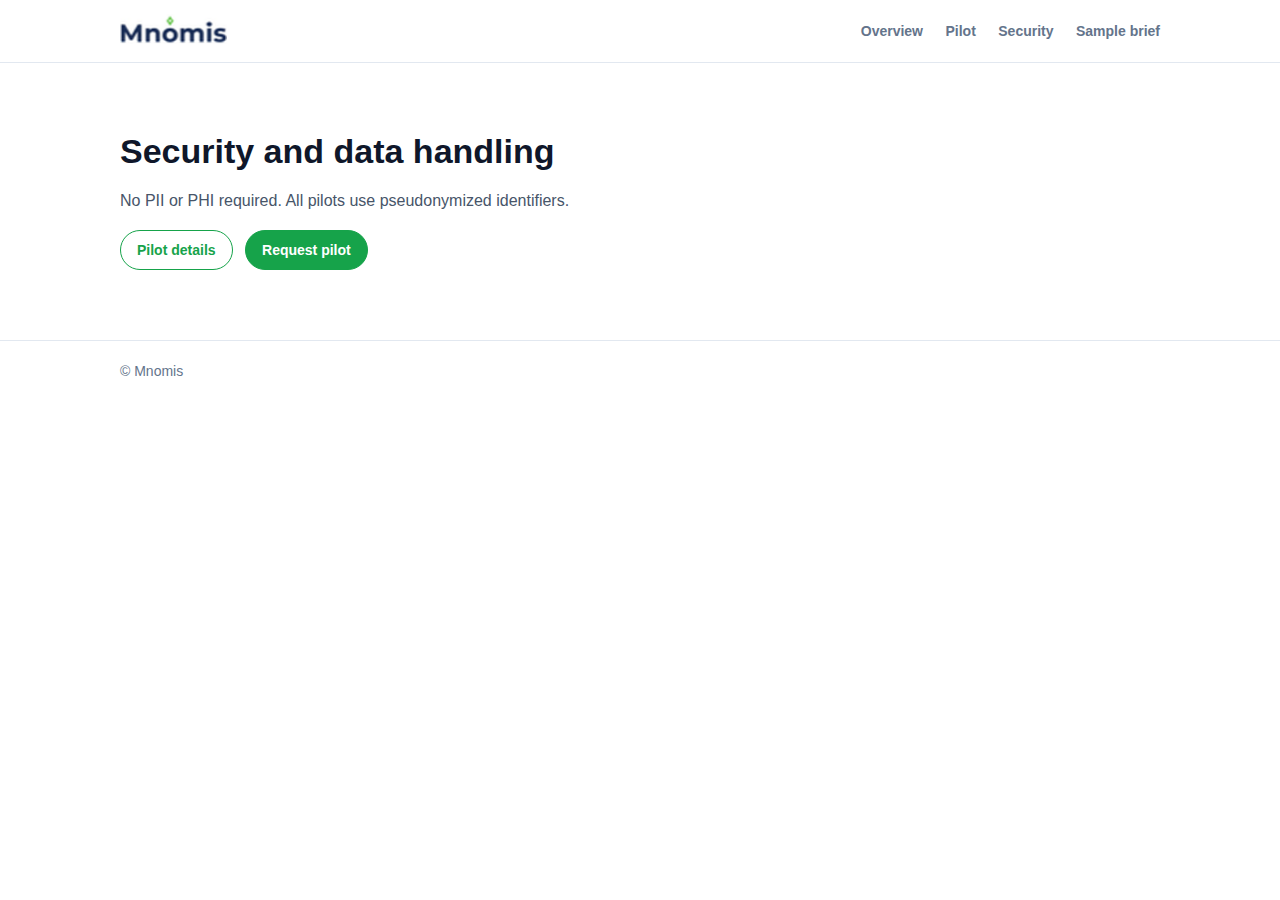
<file: security.html>
<!doctype html>
<html>
<head>
<meta charset="utf-8">
<title>Security</title>
<link rel="icon" href="favicon.png">

<style>
:root{--bg:#ffffff;--panel:#f8fafc;--ink:#0f172a;--muted:#475569;--muted2:#64748b;--line:#e2e8f0;--accent:#16a34a;}
body{margin:0;font-family:-apple-system,BlinkMacSystemFont,"Segoe UI",Inter,Helvetica,Arial,sans-serif;background:var(--bg);color:var(--ink);}
.wrap{max-width:1040px;margin:0 auto;padding:0 24px;}
.topbar{position:sticky;top:0;background:#fff;border-bottom:1px solid var(--line);}
.topbarInner{display:flex;align-items:center;justify-content:space-between;padding:14px 0;}
.brand img{height:30px;}
.nav a{margin-left:18px;font-size:14px;color:var(--muted2);font-weight:800;text-decoration:none}
.nav a:hover{color:var(--ink)}
.page{padding:46px 0 70px;}
h1{font-size:34px;margin-bottom:14px}
p{color:var(--muted);line-height:1.7}
.btn{display:inline-block;padding:11px 16px;border-radius:999px;border:1px solid var(--line);font-weight:900;font-size:14px;text-decoration:none;margin-right:8px}
.btnPrimary{background:var(--accent);border-color:var(--accent);color:#fff}
.btnGhost{background:#fff;color:var(--accent);border-color:var(--accent)}
.footer{border-top:1px solid var(--line);padding:22px 0;color:var(--muted2);font-size:14px}
</style>

</head>
<body>

<div class="topbar">
  <div class="wrap">
    <div class="topbarInner">
      <div class="brand"><img src="mnomis-logo.png"></div>
      <div class="nav">
        <a href="index.html">Overview</a>
        <a href="pilot.html">Pilot</a>
        <a href="security.html">Security</a>
        <a href="brief.pdf">Sample brief</a>
      </div>
    </div>
  </div>
</div>

<div class="page">
<div class="wrap">
<h1>Security and data handling</h1>
<p>No PII or PHI required. All pilots use pseudonymized identifiers.</p>
<a href="pilot.html" class="btn btnGhost">Pilot details</a>
<a href="#" class="btn btnPrimary">Request pilot</a>
</div>
</div>

<div class="footer">
  <div class="wrap">© Mnomis</div>
</div>

</body>
</html>
</file>
<file: css/styles.css>
:root{
  --ink:#0b1220;
  --ink2:#2f3a4c;
  --muted:#586a86;
  --bg:#ffffff;
  --panel2:#f5f7fb;
  --border:rgba(11,18,32,0.12);
  --shadow:0 22px 56px rgba(11,18,32,0.18);
  --shadow2:0 14px 36px rgba(11,18,32,0.14);
  --radius:18px;
  --radius2:24px;
  --max:1140px;

  --green:#21C55D;
  --greenDark:#16A34A;
}

*{box-sizing:border-box;}
html,body{margin:0;padding:0;background:var(--bg);color:var(--ink);font-family:ui-sans-serif,system-ui,-apple-system,Segoe UI,Roboto,Helvetica,Arial;line-height:1.5;}
a{color:inherit;text-decoration:none;}
a:hover{text-decoration:underline;}
.container{width:min(var(--max),calc(100% - 56px));margin:0 auto;}
.container.narrow{width:min(820px,calc(100% - 56px));margin:0 auto;}

.site-header{
  position:sticky;top:0;z-index:50;
  background:rgba(255,255,255,0.92);
  backdrop-filter:blur(10px);
  border-bottom:1px solid var(--border);
}

.header-inner{display:flex;align-items:center;justify-content:space-between;gap:16px;padding:14px 0;}
.brand{display:flex;align-items:center;gap:10px;}
/* FIX: bigger logo */
.brand-logo{height:40px;width:auto;display:block;}
@media (max-width: 420px){
  .brand-logo{height:34px;}
}

.main-nav{display:flex;align-items:center;gap:14px;flex-wrap:wrap;justify-content:center;}
.main-nav a{font-size:13px;font-weight:850;color:var(--ink2);padding:9px 10px;border-radius:12px;letter-spacing:0.01em;}
.main-nav a:hover{text-decoration:none;background:rgba(11,18,32,0.06);color:var(--ink);}

.cta-button{
  display:inline-flex;align-items:center;justify-content:center;
  padding:10px 14px;border-radius:12px;
  background:var(--green);
  color:#ffffff;
  font-weight:950;font-size:13px;
  border:1px solid rgba(11,18,32,0.10);
  box-shadow:0 14px 30px rgba(11,18,32,0.18);
  position:relative;
}
.cta-button:before{
  content:"";
  position:absolute;left:10px;top:50%;
  width:6px;height:6px;border-radius:999px;
  transform:translateY(-50%);
  background:#ffffff;
  opacity:0.9;
}
.cta-button:hover{text-decoration:none;background:var(--greenDark);color:#ffffff;opacity:1;}
.cta-button.large{padding:14px 18px;border-radius:14px;font-size:14px;}

.secondary-link{
  display:inline-flex;align-items:center;gap:8px;
  padding:10px 12px;border-radius:12px;
  border:1px solid rgba(11,18,32,0.14);
  background:#fff;color:var(--ink);
  font-weight:900;font-size:13px;
}
.secondary-link:hover{text-decoration:none;background:rgba(11,18,32,0.04);}

.hero{
  padding:120px 0 80px;
  background:
    radial-gradient(1100px 520px at 16% 0%, rgba(11,18,32,0.12), transparent 62%),
    radial-gradient(1100px 520px at 84% 12%, rgba(33,197,93,0.10), transparent 60%),
    linear-gradient(180deg, #ffffff 0%, #ffffff 62%, rgba(11,18,32,0.02) 100%);
}

.kicker{
  display:inline-flex;align-items:center;gap:10px;
  font-size:12px;font-weight:950;letter-spacing:0.11em;text-transform:uppercase;
  color:var(--ink2);
  background:rgba(11,18,32,0.05);
  padding:7px 12px;border-radius:999px;
  border:1px solid rgba(11,18,32,0.08);
}
.kicker:before{
  content:"";
  width:7px;height:7px;border-radius:999px;
  background:var(--green);
  box-shadow:0 0 0 7px rgba(33,197,93,0.10);
}

h1{margin:18px 0 12px;font-size:clamp(38px,4.8vw,60px);line-height:1.03;letter-spacing:-0.035em;}
.hero-subhead{margin:0;color:var(--muted);font-size:clamp(16px,1.55vw,20px);max-width:74ch;}

.hero-grid{display:grid;grid-template-columns:1.08fr 0.92fr;gap:24px;align-items:center;margin-top:26px;}
.hero-actions{margin-top:20px;display:flex;gap:12px;flex-wrap:wrap;align-items:center;}

.visual-wrap{
  border-radius:var(--radius2);
  background:linear-gradient(180deg, rgba(11,18,32,0.10), rgba(11,18,32,0.02));
  padding:14px;border:1px solid rgba(11,18,32,0.10);
  position:relative;
}
.visual-wrap:after{
  content:"";
  position:absolute;right:18px;top:18px;
  width:10px;height:10px;border-radius:999px;
  background:var(--green);
  box-shadow:0 0 0 9px rgba(33,197,93,0.10);
  opacity:0.9;
}
.visual{width:100%;height:auto;display:block;border-radius:16px;box-shadow:var(--shadow);border:1px solid rgba(255,255,255,0.10);}

.section{padding:74px 0;}
.section.alt{background:var(--panel2);border-top:1px solid var(--border);border-bottom:1px solid var(--border);}
.section h2{margin:0 0 12px;font-size:clamp(22px,2.2vw,30px);letter-spacing:-0.01em;}
.section p{margin:0;color:var(--muted);font-size:16px;max-width:86ch;}

.grid-3{display:grid;grid-template-columns:repeat(3,minmax(0,1fr));gap:16px;margin-top:22px;}
.card{
  background:#fff;border:1px solid var(--border);
  border-radius:var(--radius);
  padding:18px;
  box-shadow:var(--shadow2);
  position:relative;
}
.card:before{
  content:"";
  position:absolute;left:18px;top:18px;
  width:6px;height:6px;border-radius:999px;
  background:var(--green);
  opacity:0.55;
}
.card h3{margin:0 0 8px;font-size:15px;letter-spacing:-0.01em;}
.card p{margin:0;color:var(--muted);font-size:14px;}

.list{margin:16px 0 0;padding-left:18px;color:var(--muted);}
.list li{margin:8px 0;}
.note{margin-top:14px;font-size:13px;color:var(--muted);}

.pilot-transition{
  padding:76px 0;
  background:linear-gradient(180deg, rgba(11,18,32,0.06), rgba(11,18,32,0.02));
  border-top:1px solid var(--border);
}
.center{text-align:center;}

.site-footer{padding:40px 0;border-top:1px solid var(--border);background:#fff;}
.footer-inner{display:flex;justify-content:space-between;gap:18px;flex-wrap:wrap;align-items:center;}
.footer-meta{color:var(--muted);font-size:13px;max-width:52ch;}
.footer-links{display:flex;gap:14px;flex-wrap:wrap;}
.footer-links a{color:var(--muted);font-size:13px;font-weight:850;}

@media (max-width: 980px){
  .hero-grid{grid-template-columns:1fr;gap:18px;}
}
@media (max-width: 900px){
  .grid-3{grid-template-columns:1fr;}
  .main-nav{display:none;}
}
</file>
